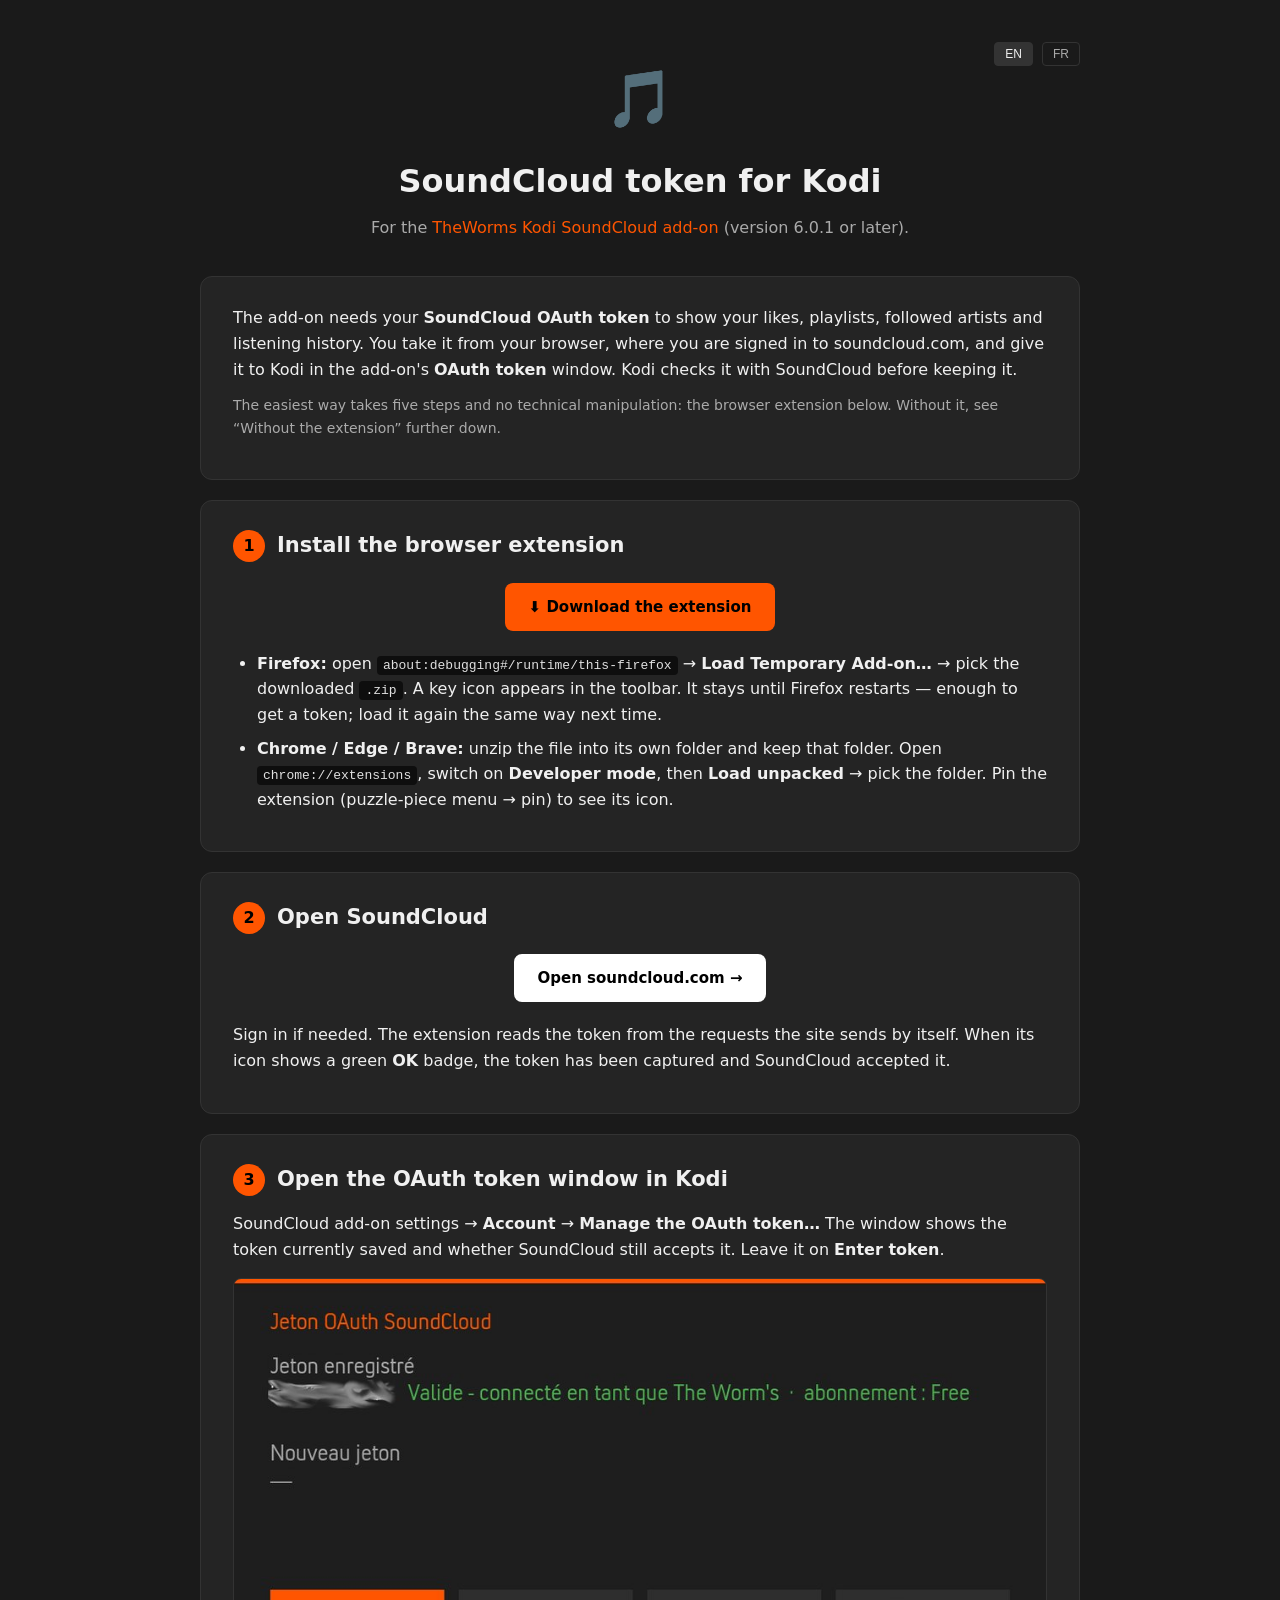
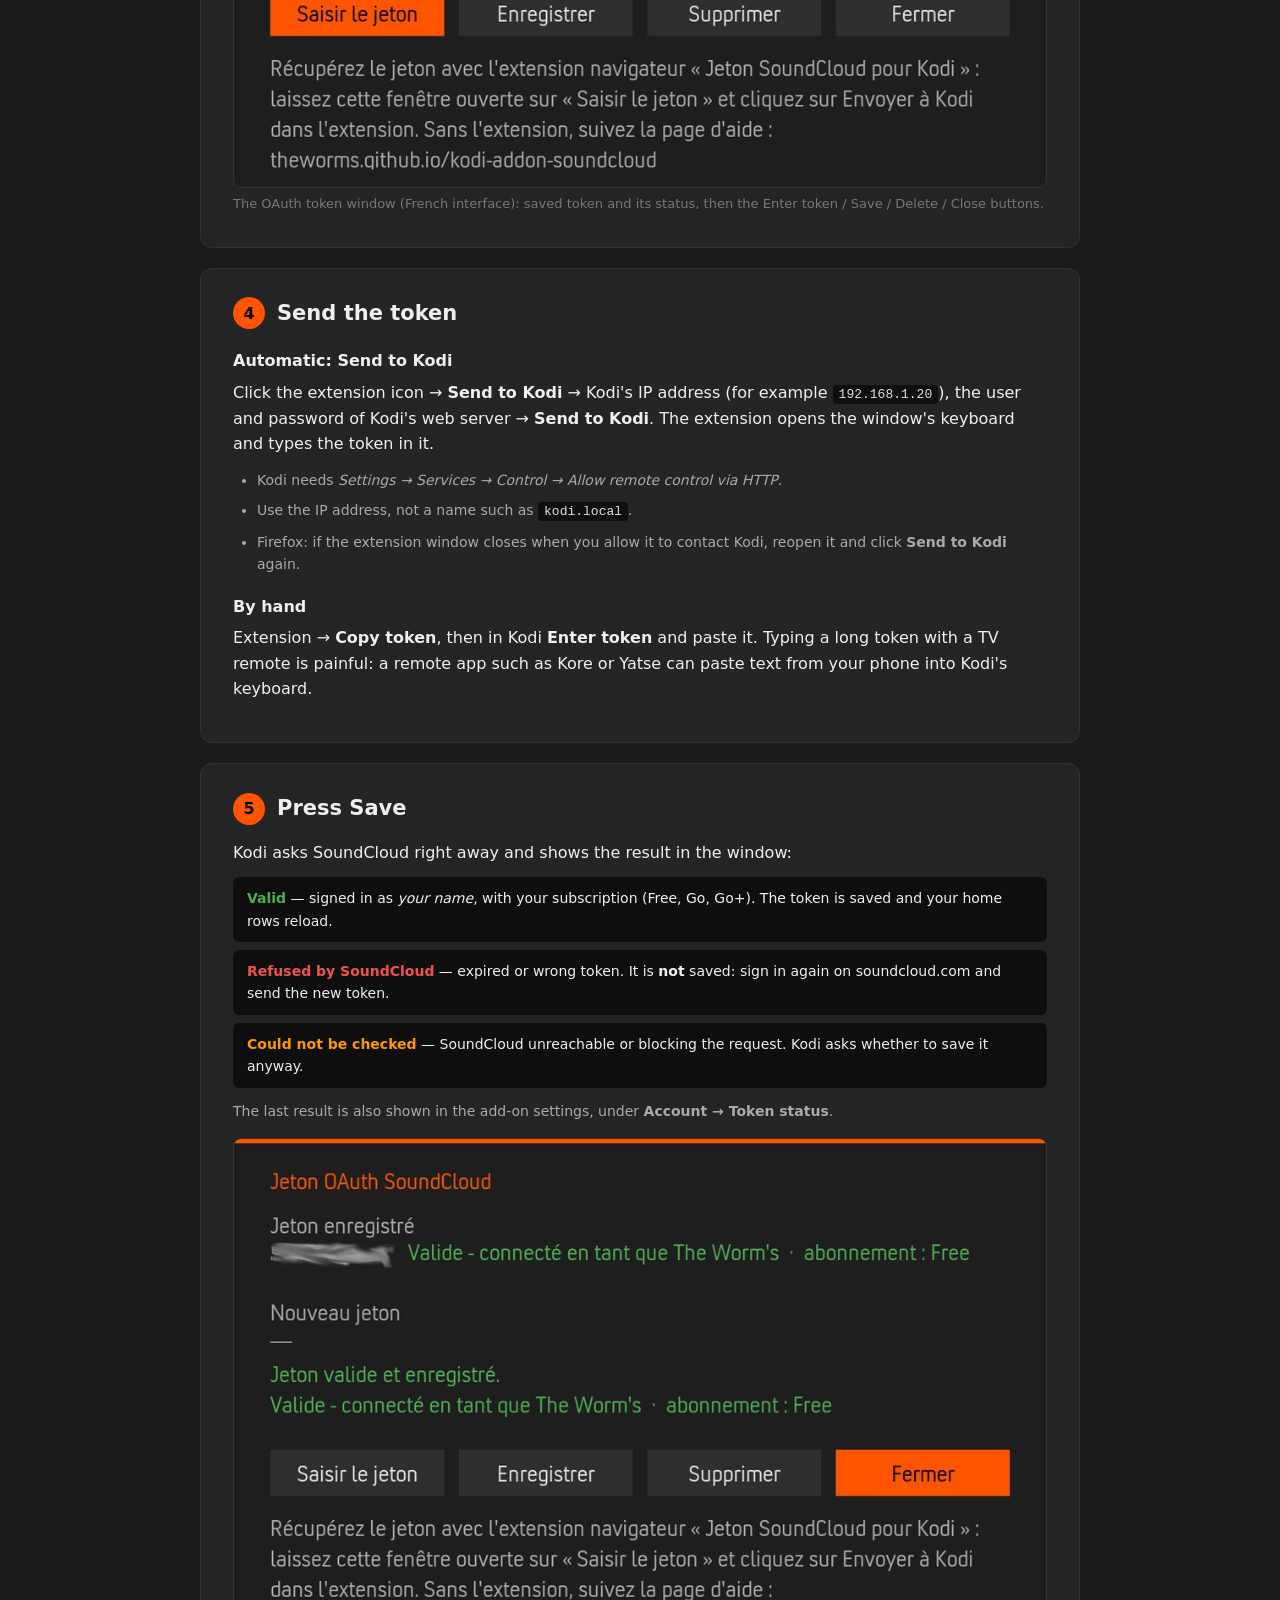
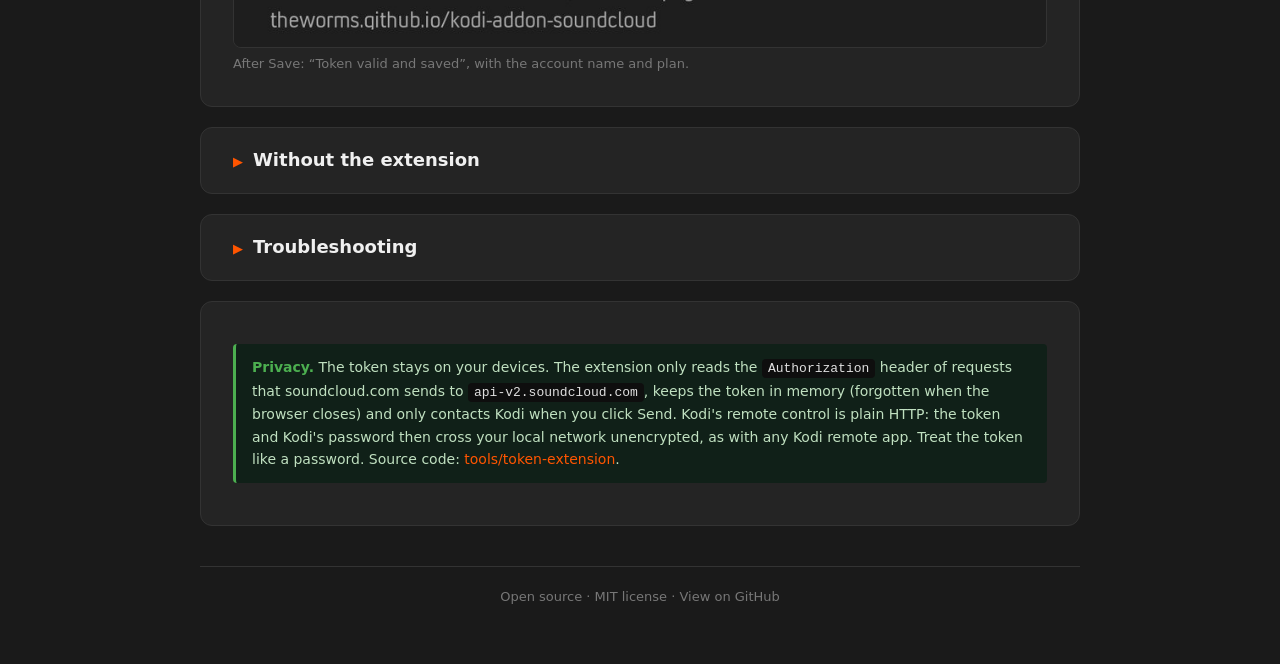
<file: docs/index.html>
<!DOCTYPE html>
<html>
<head>
<meta charset="UTF-8">
<title>TheWorms — Kodi SoundCloud addon</title>
<meta http-equiv="refresh" content="0; url=get-token.html">
<link rel="canonical" href="get-token.html">
</head>
<body>
<p>Redirecting to <a href="get-token.html">the token helper</a>...</p>
</body>
</html>
</file>
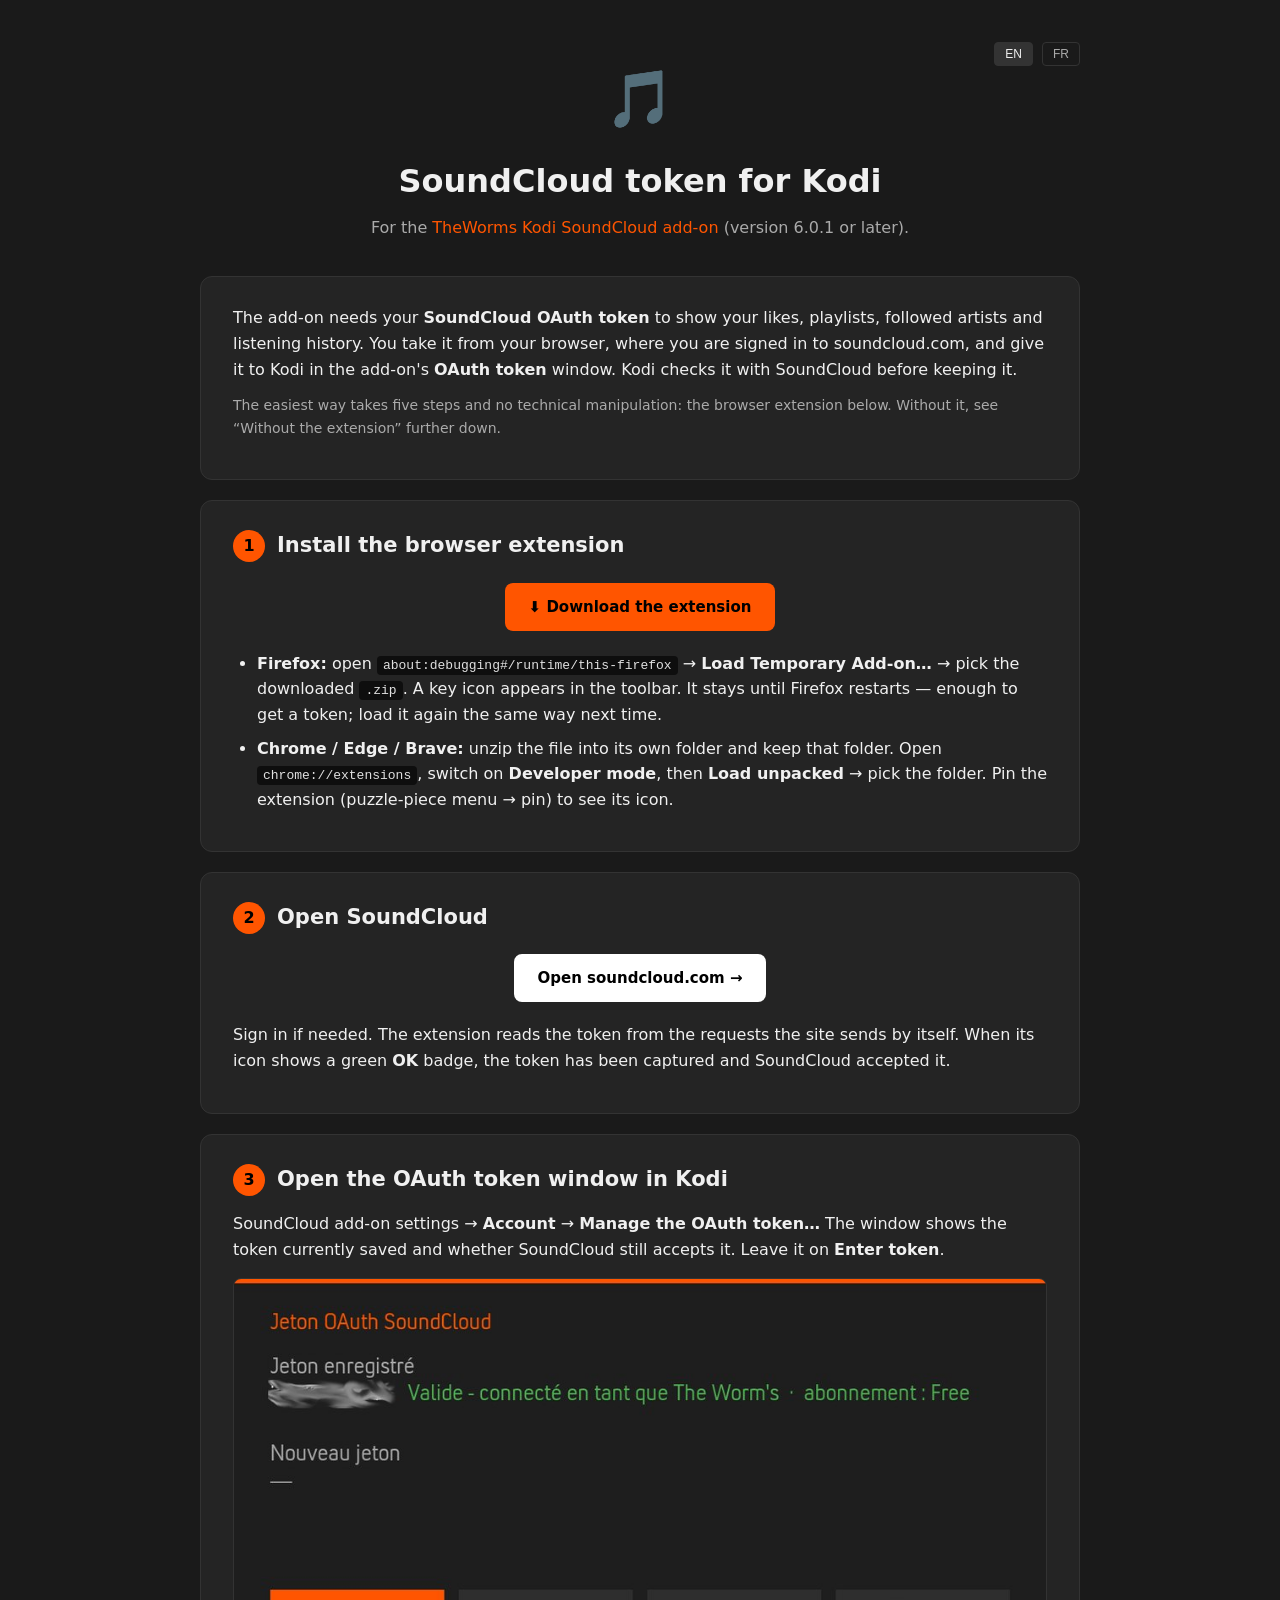
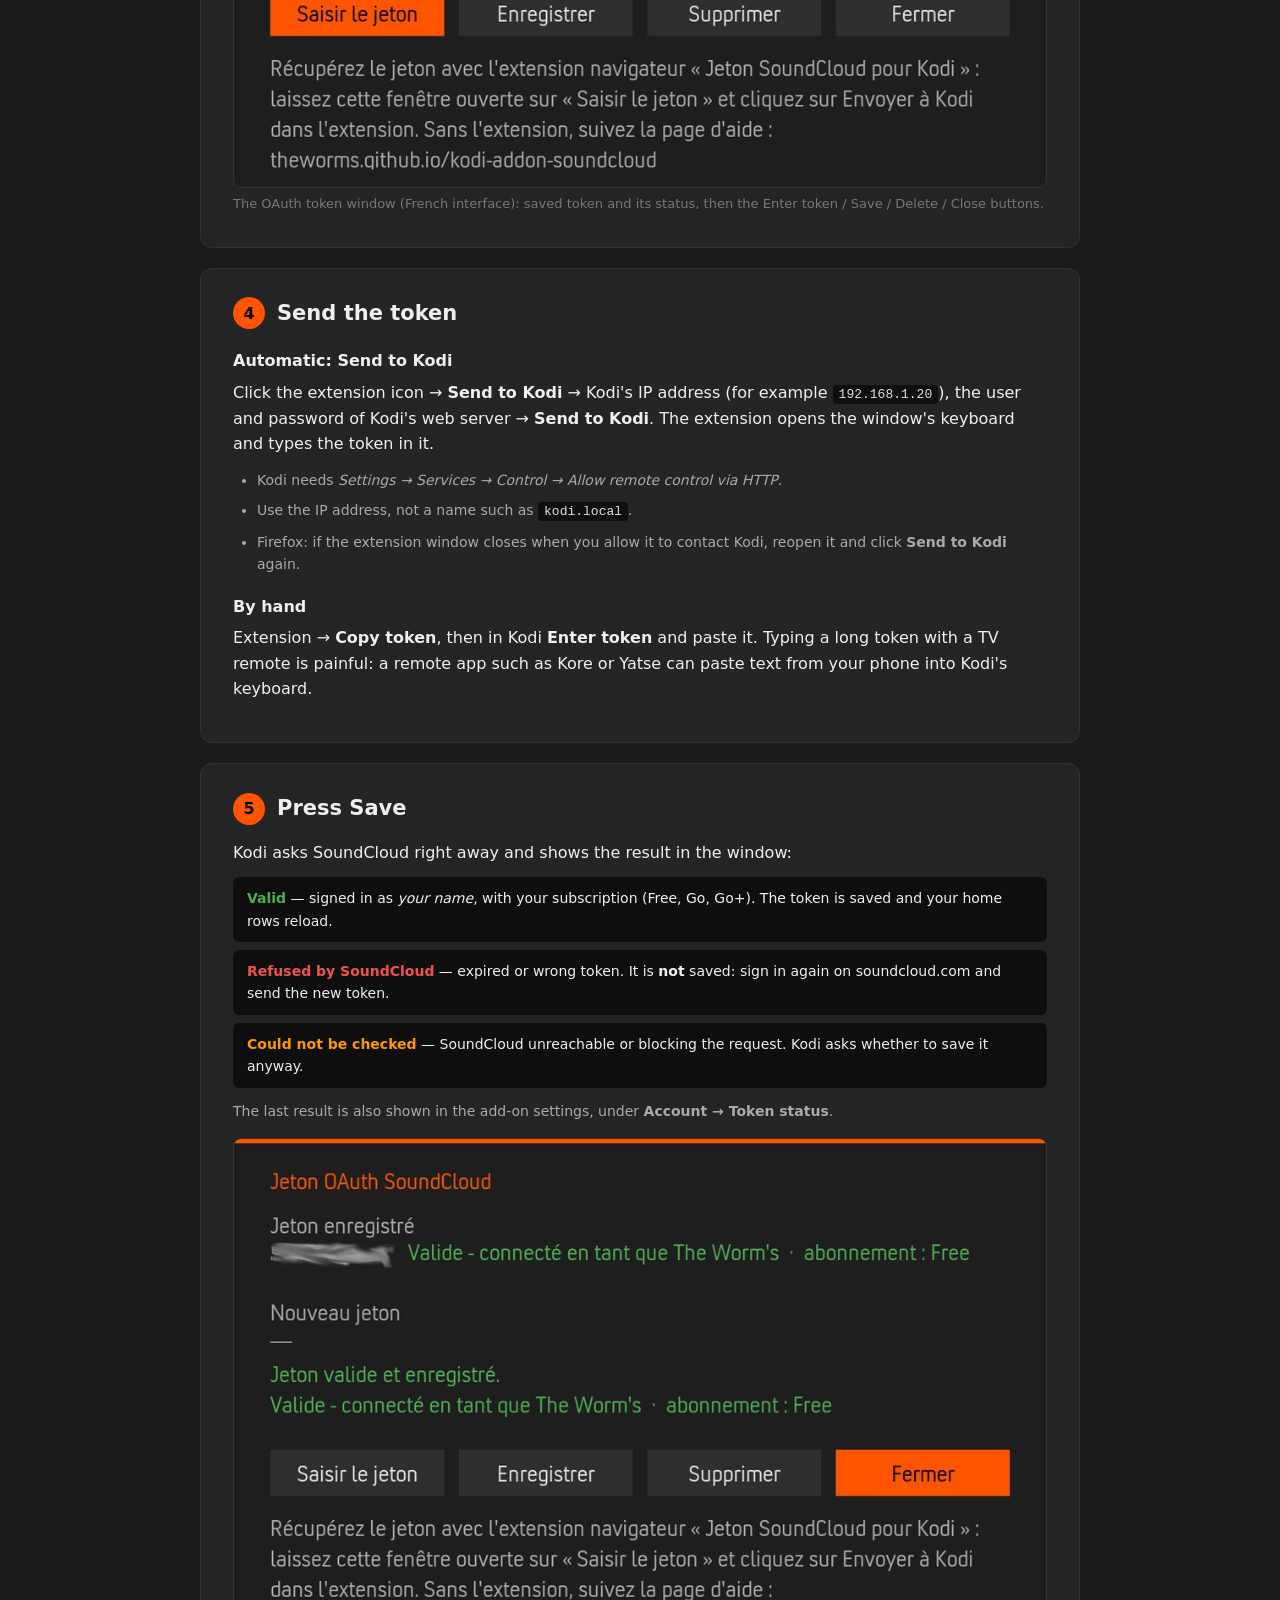
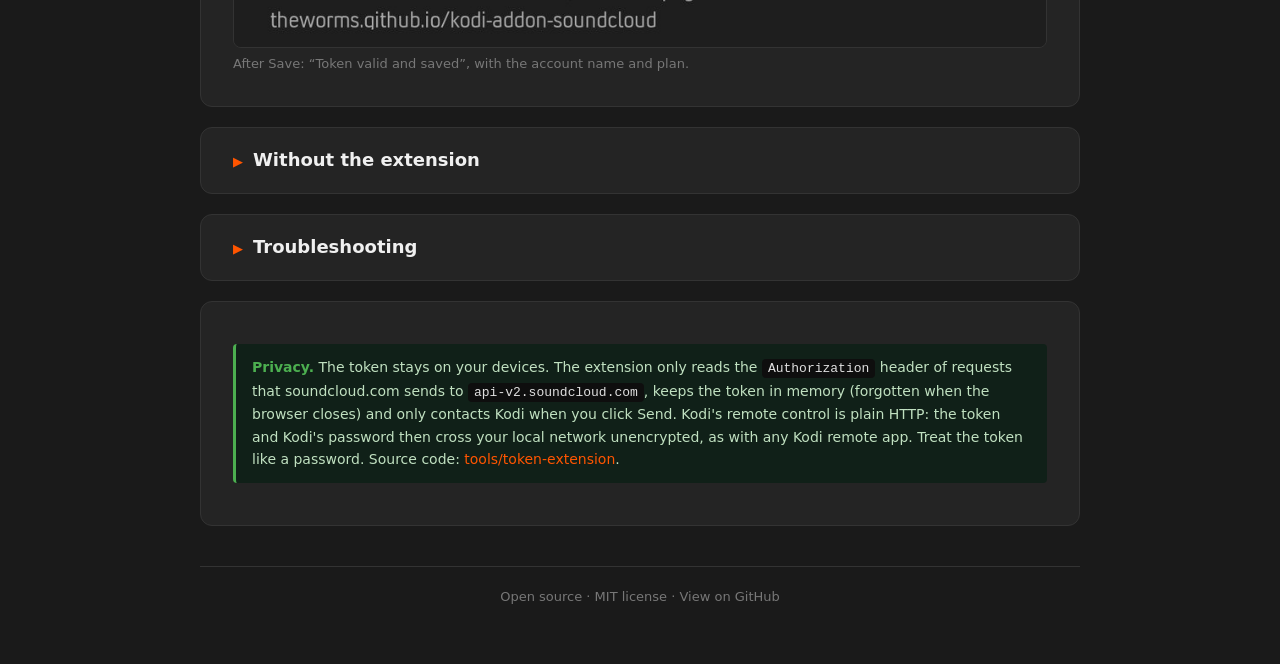
<file: docs/get-token.html>
<!DOCTYPE html>
<html lang="en">
<head>
<meta charset="UTF-8">
<meta name="viewport" content="width=device-width, initial-scale=1.0">
<title>SoundCloud token for Kodi</title>
<meta name="description" content="Get your SoundCloud OAuth token for the TheWorms Kodi SoundCloud add-on: browser extension, OAuth token window, manual method.">
<style>
:root {
  --bg: #1a1a1a;
  --bg-elev: #242424;
  --bg-code: #0e0e0e;
  --fg: #f0f0f0;
  --fg-dim: #aaa;
  --fg-muted: #777;
  --accent: #ff5500;
  --accent-hover: #ff7733;
  --border: #333;
  --success: #4caf50;
  --warning: #ff9800;
  --error: #ef5350;
}
* { box-sizing: border-box; margin: 0; padding: 0; }
body {
  font-family: -apple-system, BlinkMacSystemFont, "Segoe UI", system-ui, sans-serif;
  background: var(--bg); color: var(--fg); line-height: 1.6; padding: 0 16px;
  min-height: 100vh;
}
.container { max-width: 880px; margin: 0 auto; padding: 40px 0 48px; }
header { text-align: center; margin-bottom: 36px; }
header .logo { display: inline-block; font-size: 56px; margin-bottom: 12px; }
h1 { font-size: 32px; font-weight: 600; margin-bottom: 8px; }
header p { color: var(--fg-dim); font-size: 16px; }
section {
  background: var(--bg-elev); border-radius: 12px; padding: 28px 32px;
  margin-bottom: 20px; border: 1px solid var(--border);
}
section h2 {
  font-size: 21px; margin-bottom: 14px;
  display: flex; align-items: center; gap: 12px; flex-wrap: wrap;
}
section h3 { font-size: 16px; margin: 18px 0 6px; }
.step-num {
  display: inline-flex; align-items: center; justify-content: center;
  width: 32px; height: 32px; background: var(--accent); color: #000;
  font-weight: 700; border-radius: 50%; font-size: 16px; flex-shrink: 0;
}
p { margin-bottom: 12px; }
p.subtle, .subtle { color: var(--fg-dim); font-size: 14px; }
a { color: var(--accent); text-decoration: none; }
a:hover { color: var(--accent-hover); text-decoration: underline; }
.btn {
  display: inline-flex; align-items: center; gap: 8px;
  background: var(--accent); color: #000 !important;
  padding: 12px 24px; border-radius: 8px;
  font-weight: 700; font-size: 15px; text-decoration: none !important;
}
.btn:hover { background: var(--accent-hover); }
.btn.secondary { background: #fff; }
.btn.secondary:hover { background: #e8e8e8; }
.center { text-align: center; margin: 20px 0; display: flex; gap: 12px; justify-content: center; flex-wrap: wrap; }
code {
  font-family: "SF Mono", Menlo, Consolas, monospace; background: var(--bg-code);
  padding: 2px 6px; border-radius: 4px; font-size: 13px; color: #e0e0e0;
  overflow-wrap: anywhere;
}
pre {
  font-family: "SF Mono", Menlo, Consolas, monospace; background: var(--bg-code);
  border: 1px solid var(--border); border-radius: 8px; padding: 14px 16px;
  font-size: 13px; color: #c0e0c0; white-space: pre-wrap; overflow-wrap: anywhere;
  margin: 10px 0 14px;
}
kbd {
  font-family: "SF Mono", Menlo, Consolas, monospace; background: #333;
  color: #fff; padding: 2px 8px; border-radius: 4px; font-size: 12px;
  border: 1px solid #555; box-shadow: 0 1px 0 #000;
}
ol, ul { padding-left: 24px; margin: 10px 0; }
li { margin-bottom: 8px; }
.note, .ok-note {
  padding: 12px 16px; margin: 14px 0; border-radius: 4px; font-size: 14px;
}
.note { background: #2a1810; border-left: 3px solid var(--warning); color: #ffcc99; }
.note strong { color: var(--warning); }
.ok-note { background: #102018; border-left: 3px solid var(--success); color: #c0e0c0; }
.ok-note strong { color: var(--success); }
.results { display: grid; gap: 8px; margin: 12px 0; }
.result { padding: 10px 14px; border-radius: 6px; background: var(--bg-code); font-size: 14px; }
.result b.v { color: var(--success); }
.result b.r { color: var(--error); }
.result b.w { color: var(--warning); }
figure.shot { margin: 16px 0 4px; }
figure.shot img {
  display: block; width: 100%; height: auto; border-radius: 8px;
  border: 1px solid var(--border);
}
figure.shot figcaption { color: var(--fg-muted); font-size: 13px; margin-top: 6px; }
details {
  background: var(--bg-elev); border: 1px solid var(--border); border-radius: 12px;
  margin-bottom: 20px; padding: 18px 32px;
}
details > summary { cursor: pointer; font-size: 18px; font-weight: 600; list-style: none; }
details > summary::-webkit-details-marker { display: none; }
details > summary::before { content: "\25B6"; color: var(--accent); font-size: 13px; margin-right: 10px; }
details[open] > summary::before { content: "\25BC"; }
details[open] > summary { margin-bottom: 12px; }
footer {
  text-align: center; margin-top: 40px; padding-top: 20px;
  border-top: 1px solid var(--border); color: var(--fg-muted); font-size: 13px;
}
footer a { color: var(--fg-muted); }
.lang-switch { text-align: right; margin-bottom: -12px; }
.lang-switch button {
  background: transparent; border: 1px solid var(--border); color: var(--fg-dim);
  padding: 4px 10px; border-radius: 4px; font-size: 12px; cursor: pointer; margin-left: 4px;
}
body:not(.lang-fr) .lang-switch button[data-lang="en"],
body.lang-fr .lang-switch button[data-lang="fr"] { background: var(--border); color: var(--fg); }
/* Only the inactive language is hidden; the visible one keeps its display. */
body:not(.lang-fr) [data-lang-fr] { display: none !important; }
body.lang-fr [data-lang-en] { display: none !important; }
@media (max-width: 600px) {
  section, details { padding: 20px 16px; }
  h1 { font-size: 26px; }
}
</style>
</head>
<body>
<div class="container">

<div class="lang-switch">
  <button data-lang="en" onclick="setLang('en')">EN</button>
  <button data-lang="fr" onclick="setLang('fr')">FR</button>
</div>

<header>
  <div class="logo">&#127925;</div>
  <h1 data-lang-en>SoundCloud token for Kodi</h1>
  <h1 data-lang-fr>Jeton SoundCloud pour Kodi</h1>
  <p data-lang-en>For the <a href="https://github.com/TheWorms/kodi-addon-soundcloud">TheWorms Kodi SoundCloud add-on</a> (version 6.0.1 or later).</p>
  <p data-lang-fr>Pour l'<a href="https://github.com/TheWorms/kodi-addon-soundcloud">addon SoundCloud Kodi de TheWorms</a> (version 6.0.1 ou plus r&eacute;cente).</p>
</header>

<section>
  <p data-lang-en>The add-on needs your <strong>SoundCloud OAuth token</strong> to show your likes, playlists, followed artists and listening history. You take it from your browser, where you are signed in to soundcloud.com, and give it to Kodi in the add-on's <strong>OAuth token</strong> window. Kodi checks it with SoundCloud before keeping it.</p>
  <p data-lang-fr>L'addon a besoin de votre <strong>jeton OAuth SoundCloud</strong> pour afficher vos J'aime, playlists, abonnements et votre historique d'&eacute;coute. Vous le prenez dans votre navigateur, o&ugrave; vous &ecirc;tes connect&eacute; &agrave; soundcloud.com, et vous le donnez &agrave; Kodi dans la fen&ecirc;tre <strong>Jeton OAuth</strong> de l'addon. Kodi le v&eacute;rifie aupr&egrave;s de SoundCloud avant de le garder.</p>
  <p class="subtle" data-lang-en>The easiest way takes five steps and no technical manipulation: the browser extension below. Without it, see &ldquo;Without the extension&rdquo; further down.</p>
  <p class="subtle" data-lang-fr>Le plus simple tient en cinq &eacute;tapes, sans manipulation technique : l'extension navigateur ci-dessous. Sans elle, voyez &laquo;&nbsp;Sans l'extension&nbsp;&raquo; plus bas.</p>
</section>

<section>
  <h2>
    <span class="step-num">1</span>
    <span data-lang-en>Install the browser extension</span>
    <span data-lang-fr>Installez l'extension navigateur</span>
  </h2>
  <div class="center">
    <a href="soundcloud-token-extension.zip" class="btn" data-lang-en>&#11015; Download the extension</a>
    <a href="soundcloud-token-extension.zip" class="btn" data-lang-fr>&#11015; T&eacute;l&eacute;charger l'extension</a>
  </div>
  <ul data-lang-en>
    <li><strong>Firefox:</strong> open <code>about:debugging#/runtime/this-firefox</code> &rarr; <strong>Load Temporary Add-on&hellip;</strong> &rarr; pick the downloaded <code>.zip</code>. A key icon appears in the toolbar. It stays until Firefox restarts &mdash; enough to get a token; load it again the same way next time.</li>
    <li><strong>Chrome / Edge / Brave:</strong> unzip the file into its own folder and keep that folder. Open <code>chrome://extensions</code>, switch on <strong>Developer mode</strong>, then <strong>Load unpacked</strong> &rarr; pick the folder. Pin the extension (puzzle-piece menu &rarr; pin) to see its icon.</li>
  </ul>
  <ul data-lang-fr>
    <li><strong>Firefox :</strong> ouvrez <code>about:debugging#/runtime/this-firefox</code> &rarr; <strong>Charger un module compl&eacute;mentaire temporaire&hellip;</strong> &rarr; choisissez le <code>.zip</code> t&eacute;l&eacute;charg&eacute;. Une ic&ocirc;ne en forme de cl&eacute; appara&icirc;t dans la barre d'outils. Elle reste install&eacute;e jusqu'au red&eacute;marrage de Firefox &mdash; assez pour r&eacute;cup&eacute;rer un jeton ; rechargez-la de la m&ecirc;me fa&ccedil;on la prochaine fois.</li>
    <li><strong>Chrome / Edge / Brave :</strong> d&eacute;compressez le fichier dans son propre dossier et gardez ce dossier. Ouvrez <code>chrome://extensions</code>, activez le <strong>Mode d&eacute;veloppeur</strong>, puis <strong>Charger l'extension non empaquet&eacute;e</strong> &rarr; choisissez le dossier. &Eacute;pinglez l'extension (menu en forme de pi&egrave;ce de puzzle &rarr; &eacute;pingler) pour voir son ic&ocirc;ne.</li>
  </ul>
</section>

<section>
  <h2>
    <span class="step-num">2</span>
    <span data-lang-en>Open SoundCloud</span>
    <span data-lang-fr>Ouvrez SoundCloud</span>
  </h2>
  <div class="center">
    <a href="https://soundcloud.com/you/likes" target="_blank" rel="noopener" class="btn secondary" data-lang-en>Open soundcloud.com &rarr;</a>
    <a href="https://soundcloud.com/you/likes" target="_blank" rel="noopener" class="btn secondary" data-lang-fr>Ouvrir soundcloud.com &rarr;</a>
  </div>
  <p data-lang-en>Sign in if needed. The extension reads the token from the requests the site sends by itself. When its icon shows a green <strong>OK</strong> badge, the token has been captured and SoundCloud accepted it.</p>
  <p data-lang-fr>Connectez-vous si besoin. L'extension lit le jeton dans les requ&ecirc;tes que le site envoie de lui-m&ecirc;me. Quand son ic&ocirc;ne affiche un badge vert <strong>OK</strong>, le jeton est r&eacute;cup&eacute;r&eacute; et SoundCloud l'a accept&eacute;.</p>
</section>

<section>
  <h2>
    <span class="step-num">3</span>
    <span data-lang-en>Open the OAuth token window in Kodi</span>
    <span data-lang-fr>Ouvrez la fen&ecirc;tre Jeton OAuth dans Kodi</span>
  </h2>
  <p data-lang-en>SoundCloud add-on settings &rarr; <strong>Account</strong> &rarr; <strong>Manage the OAuth token&hellip;</strong> The window shows the token currently saved and whether SoundCloud still accepts it. Leave it on <strong>Enter token</strong>.</p>
  <p data-lang-fr>Param&egrave;tres de l'addon SoundCloud &rarr; <strong>Compte</strong> &rarr; <strong>G&eacute;rer le jeton OAuth&hellip;</strong> La fen&ecirc;tre affiche le jeton actuellement enregistr&eacute; et indique si SoundCloud l'accepte encore. Laissez-la sur <strong>Saisir le jeton</strong>.</p>
  <figure class="shot">
    <img src="screenshots/token-window.jpg" width="960" height="600" loading="lazy" alt="Fen&ecirc;tre Jeton OAuth dans Kodi, bouton Saisir le jeton s&eacute;lectionn&eacute; / OAuth token window in Kodi, Enter token selected">
    <figcaption data-lang-en>The OAuth token window (French interface): saved token and its status, then the Enter token / Save / Delete / Close buttons.</figcaption>
    <figcaption data-lang-fr>La fen&ecirc;tre Jeton OAuth : jeton enregistr&eacute; et son &eacute;tat, puis les boutons Saisir le jeton / Enregistrer / Supprimer / Fermer.</figcaption>
  </figure>
</section>

<section>
  <h2>
    <span class="step-num">4</span>
    <span data-lang-en>Send the token</span>
    <span data-lang-fr>Envoyez le jeton</span>
  </h2>
  <h3 data-lang-en>Automatic: Send to Kodi</h3>
  <h3 data-lang-fr>Automatique : Envoyer &agrave; Kodi</h3>
  <p data-lang-en>Click the extension icon &rarr; <strong>Send to Kodi</strong> &rarr; Kodi's IP address (for example <code>192.168.1.20</code>), the user and password of Kodi's web server &rarr; <strong>Send to Kodi</strong>. The extension opens the window's keyboard and types the token in it.</p>
  <p data-lang-fr>Cliquez sur l'ic&ocirc;ne de l'extension &rarr; <strong>Envoyer &agrave; Kodi</strong> &rarr; adresse IP de Kodi (par exemple <code>192.168.1.20</code>), utilisateur et mot de passe du serveur web de Kodi &rarr; <strong>Envoyer &agrave; Kodi</strong>. L'extension ouvre le clavier de la fen&ecirc;tre et y tape le jeton.</p>
  <ul class="subtle" data-lang-en>
    <li>Kodi needs <em>Settings &rarr; Services &rarr; Control &rarr; Allow remote control via HTTP</em>.</li>
    <li>Use the IP address, not a name such as <code>kodi.local</code>.</li>
    <li>Firefox: if the extension window closes when you allow it to contact Kodi, reopen it and click <strong>Send to Kodi</strong> again.</li>
  </ul>
  <ul class="subtle" data-lang-fr>
    <li>Kodi doit avoir <em>Param&egrave;tres &rarr; Services &rarr; Contr&ocirc;le &rarr; Autoriser le contr&ocirc;le &agrave; distance via HTTP</em>.</li>
    <li>Utilisez l'adresse IP, pas un nom comme <code>kodi.local</code>.</li>
    <li>Firefox : si la fen&ecirc;tre de l'extension se ferme quand vous l'autorisez &agrave; contacter Kodi, rouvrez-la et cliquez de nouveau sur <strong>Envoyer &agrave; Kodi</strong>.</li>
  </ul>
  <h3 data-lang-en>By hand</h3>
  <h3 data-lang-fr>&Agrave; la main</h3>
  <p data-lang-en>Extension &rarr; <strong>Copy token</strong>, then in Kodi <strong>Enter token</strong> and paste it. Typing a long token with a TV remote is painful: a remote app such as Kore or Yatse can paste text from your phone into Kodi's keyboard.</p>
  <p data-lang-fr>Extension &rarr; <strong>Copier le jeton</strong>, puis dans Kodi <strong>Saisir le jeton</strong> et collez-le. Taper un long jeton &agrave; la t&eacute;l&eacute;commande est p&eacute;nible : une application comme Kore ou Yatse permet de coller le texte depuis votre t&eacute;l&eacute;phone dans le clavier de Kodi.</p>
</section>

<section>
  <h2>
    <span class="step-num">5</span>
    <span data-lang-en>Press Save</span>
    <span data-lang-fr>Appuyez sur Enregistrer</span>
  </h2>
  <p data-lang-en>Kodi asks SoundCloud right away and shows the result in the window:</p>
  <p data-lang-fr>Kodi interroge SoundCloud aussit&ocirc;t et affiche le r&eacute;sultat dans la fen&ecirc;tre :</p>
  <div class="results" data-lang-en>
    <div class="result"><b class="v">Valid</b> &mdash; signed in as <em>your name</em>, with your subscription (Free, Go, Go+). The token is saved and your home rows reload.</div>
    <div class="result"><b class="r">Refused by SoundCloud</b> &mdash; expired or wrong token. It is <strong>not</strong> saved: sign in again on soundcloud.com and send the new token.</div>
    <div class="result"><b class="w">Could not be checked</b> &mdash; SoundCloud unreachable or blocking the request. Kodi asks whether to save it anyway.</div>
  </div>
  <div class="results" data-lang-fr>
    <div class="result"><b class="v">Valide</b> &mdash; connect&eacute; en tant que <em>votre nom</em>, avec votre abonnement (Free, Go, Go+). Le jeton est enregistr&eacute; et vos rang&eacute;es d'accueil se rechargent.</div>
    <div class="result"><b class="r">Refus&eacute; par SoundCloud</b> &mdash; jeton expir&eacute; ou erron&eacute;. Il n'est <strong>pas</strong> enregistr&eacute; : reconnectez-vous sur soundcloud.com et renvoyez le nouveau jeton.</div>
    <div class="result"><b class="w">V&eacute;rification impossible</b> &mdash; SoundCloud injoignable ou bloque la requ&ecirc;te. Kodi demande s'il faut l'enregistrer quand m&ecirc;me.</div>
  </div>
  <p class="subtle" data-lang-en>The last result is also shown in the add-on settings, under <strong>Account &rarr; Token status</strong>.</p>
  <p class="subtle" data-lang-fr>Le dernier r&eacute;sultat est aussi affich&eacute; dans les param&egrave;tres de l'addon, sous <strong>Compte &rarr; &Eacute;tat du jeton</strong>.</p>
  <figure class="shot">
    <img src="screenshots/token-saved.jpg" width="960" height="600" loading="lazy" alt="Jeton valide et enregistr&eacute; / Token valid and saved">
    <figcaption data-lang-en>After Save: &ldquo;Token valid and saved&rdquo;, with the account name and plan.</figcaption>
    <figcaption data-lang-fr>Apr&egrave;s Enregistrer : &laquo;&nbsp;Jeton valide et enregistr&eacute;&nbsp;&raquo;, avec le nom du compte et l'abonnement.</figcaption>
  </figure>
</section>

<details>
  <summary data-lang-en>Without the extension</summary>
  <summary data-lang-fr>Sans l'extension</summary>

  <h3 data-lang-en>A &mdash; Network tab (most reliable)</h3>
  <h3 data-lang-fr>A &mdash; Onglet R&eacute;seau (le plus fiable)</h3>
  <ol data-lang-en>
    <li>On soundcloud.com (signed in), press <kbd>F12</kbd> (Mac: <kbd>Cmd+Option+I</kbd>) and open the <strong>Network</strong> tab.</li>
    <li>Type <code>api-v2</code> in the filter box, reload the page (<kbd>F5</kbd>) and wait a few seconds.</li>
    <li>Click a <strong>GET</strong> or <strong>POST</strong> request with status <strong>200</strong>, for example <code>me</code> or <code>track_likes</code> (skip <strong>OPTIONS</strong> rows).</li>
    <li>In <strong>Headers</strong> &rarr; <strong>Request Headers</strong>, find <code>Authorization: OAuth 2-XXXXXX-XXXXXXXX-XXXXXXXX</code> and copy <strong>only what follows</strong> <code>OAuth&nbsp;</code>.</li>
    <li>In Kodi's OAuth token window: <strong>Enter token</strong>, paste, <strong>Save</strong>.</li>
  </ol>
  <ol data-lang-fr>
    <li>Sur soundcloud.com (connect&eacute;), appuyez sur <kbd>F12</kbd> (Mac : <kbd>Cmd+Option+I</kbd>) et ouvrez l'onglet <strong>R&eacute;seau</strong>.</li>
    <li>Tapez <code>api-v2</code> dans le champ de filtre, rechargez la page (<kbd>F5</kbd>) et attendez quelques secondes.</li>
    <li>Cliquez une requ&ecirc;te <strong>GET</strong> ou <strong>POST</strong> au statut <strong>200</strong>, par exemple <code>me</code> ou <code>track_likes</code> (ignorez les lignes <strong>OPTIONS</strong>).</li>
    <li>Dans <strong>En-t&ecirc;tes</strong> &rarr; <strong>En-t&ecirc;tes de la requ&ecirc;te</strong>, trouvez <code>Authorization: OAuth 2-XXXXXX-XXXXXXXX-XXXXXXXX</code> et copiez <strong>uniquement ce qui suit</strong> <code>OAuth&nbsp;</code>.</li>
    <li>Dans la fen&ecirc;tre Jeton OAuth de Kodi : <strong>Saisir le jeton</strong>, collez, <strong>Enregistrer</strong>.</li>
  </ol>

  <h3 data-lang-en>B &mdash; Cookie</h3>
  <h3 data-lang-fr>B &mdash; Cookie</h3>
  <p data-lang-en><kbd>F12</kbd> &rarr; <strong>Storage</strong> (Firefox) or <strong>Application</strong> (Chrome / Edge) &rarr; <strong>Cookies</strong> &rarr; <code>https://soundcloud.com</code> &rarr; copy the value of <code>oauth_token</code>. Depending on how SoundCloud sets up your session, it may be refused: the Save button tells you at once.</p>
  <p data-lang-fr><kbd>F12</kbd> &rarr; <strong>Stockage</strong> (Firefox) ou <strong>Application</strong> (Chrome / Edge) &rarr; <strong>Cookies</strong> &rarr; <code>https://soundcloud.com</code> &rarr; copiez la valeur de <code>oauth_token</code>. Selon la fa&ccedil;on dont SoundCloud g&egrave;re votre session, elle peut &ecirc;tre refus&eacute;e : le bouton Enregistrer vous le dit aussit&ocirc;t.</p>

  <h3 data-lang-en>C &mdash; Python script (Firefox)</h3>
  <h3 data-lang-fr>C &mdash; Script Python (Firefox)</h3>
  <p data-lang-en><a href="https://github.com/TheWorms/kodi-addon-soundcloud/blob/main/scripts/get_soundcloud_token.py">get_soundcloud_token.py</a> reads the <code>oauth_token</code> cookie from your Firefox profile, checks it with SoundCloud, then copies it or types it into Kodi's OAuth token window (open on <strong>Enter token</strong>):</p>
  <p data-lang-fr><a href="https://github.com/TheWorms/kodi-addon-soundcloud/blob/main/scripts/get_soundcloud_token.py">get_soundcloud_token.py</a> lit le cookie <code>oauth_token</code> dans votre profil Firefox, le v&eacute;rifie aupr&egrave;s de SoundCloud, puis le copie ou le tape dans la fen&ecirc;tre Jeton OAuth de Kodi (ouverte sur <strong>Saisir le jeton</strong>) :</p>
  <pre>python3 get_soundcloud_token.py                 # copy / copier
python3 get_soundcloud_token.py --kodi KODI_IP  # send to Kodi / envoyer &agrave; Kodi</pre>
</details>

<details>
  <summary data-lang-en>Troubleshooting</summary>
  <summary data-lang-fr>D&eacute;pannage</summary>
  <ul data-lang-en>
    <li><strong>Extension badge &ldquo;!&rdquo;</strong>: SoundCloud refused the token it saw (expired). Sign out and back in on soundcloud.com.</li>
    <li><strong>Badge &ldquo;?&rdquo;</strong>: token seen but not confirmed yet. Browse soundcloud.com for a few seconds.</li>
    <li><strong>&ldquo;The OAuth token window is not open&rdquo;</strong>: open it in Kodi (step 3), then click Send again.</li>
    <li><strong>&ldquo;Select Enter token&rdquo;</strong>: in Kodi's window, move the focus back to <em>Enter token</em>.</li>
    <li><strong>&ldquo;Cannot reach Kodi&rdquo;</strong>: check the IP address and that remote control via HTTP is enabled; wrong user or password gives a specific message.</li>
    <li><strong>&ldquo;The keyboard open in Kodi is &hellip;&rdquo;</strong>: another keyboard is on screen; the extension refuses to type the token into anything else than the OAuth token field.</li>
    <li><strong>Rows still look the same as Trending</strong>: the token is missing or refused &mdash; open the OAuth token window, it shows which.</li>
  </ul>
  <ul data-lang-fr>
    <li><strong>Badge &laquo;&nbsp;!&nbsp;&raquo; sur l'extension</strong> : SoundCloud a refus&eacute; le jeton vu (expir&eacute;). D&eacute;connectez-vous puis reconnectez-vous sur soundcloud.com.</li>
    <li><strong>Badge &laquo;&nbsp;?&nbsp;&raquo;</strong> : jeton vu mais pas encore confirm&eacute;. Naviguez quelques secondes sur soundcloud.com.</li>
    <li><strong>&laquo;&nbsp;La fen&ecirc;tre du jeton OAuth n'est pas ouverte&nbsp;&raquo;</strong> : ouvrez-la dans Kodi (&eacute;tape 3), puis renvoyez.</li>
    <li><strong>&laquo;&nbsp;Placez-vous sur Saisir le jeton&nbsp;&raquo;</strong> : dans la fen&ecirc;tre de Kodi, remettez le focus sur <em>Saisir le jeton</em>.</li>
    <li><strong>&laquo;&nbsp;Kodi injoignable&nbsp;&raquo;</strong> : v&eacute;rifiez l'adresse IP et que le contr&ocirc;le &agrave; distance via HTTP est activ&eacute; ; un mauvais utilisateur ou mot de passe donne un message sp&eacute;cifique.</li>
    <li><strong>&laquo;&nbsp;Le clavier ouvert dans Kodi est &hellip;&nbsp;&raquo;</strong> : un autre clavier est &agrave; l'&eacute;cran ; l'extension refuse de taper le jeton ailleurs que dans le champ Jeton OAuth.</li>
    <li><strong>Les rang&eacute;es ressemblent toutes aux Tendances</strong> : le jeton manque ou est refus&eacute; &mdash; ouvrez la fen&ecirc;tre Jeton OAuth, elle indique lequel des deux.</li>
  </ul>
</details>

<section>
  <div class="ok-note" data-lang-en><strong>Privacy.</strong> The token stays on your devices. The extension only reads the <code>Authorization</code> header of requests that soundcloud.com sends to <code>api-v2.soundcloud.com</code>, keeps the token in memory (forgotten when the browser closes) and only contacts Kodi when you click Send. Kodi's remote control is plain HTTP: the token and Kodi's password then cross your local network unencrypted, as with any Kodi remote app. Treat the token like a password. Source code: <a href="https://github.com/TheWorms/kodi-addon-soundcloud/tree/main/tools/token-extension">tools/token-extension</a>.</div>
  <div class="ok-note" data-lang-fr><strong>Confidentialit&eacute;.</strong> Le jeton reste sur vos appareils. L'extension lit uniquement l'en-t&ecirc;te <code>Authorization</code> des requ&ecirc;tes que soundcloud.com envoie &agrave; <code>api-v2.soundcloud.com</code>, garde le jeton en m&eacute;moire (oubli&eacute; &agrave; la fermeture du navigateur) et ne contacte Kodi que quand vous cliquez sur Envoyer. Le contr&ocirc;le &agrave; distance de Kodi est en HTTP simple : le jeton et le mot de passe de Kodi passent alors en clair sur votre r&eacute;seau local, comme avec toute application de t&eacute;l&eacute;commande Kodi. Traitez le jeton comme un mot de passe. Code source : <a href="https://github.com/TheWorms/kodi-addon-soundcloud/tree/main/tools/token-extension">tools/token-extension</a>.</div>
</section>

<footer>
  <p data-lang-en>Open source &middot; MIT license &middot; <a href="https://github.com/TheWorms/kodi-addon-soundcloud">View on GitHub</a></p>
  <p data-lang-fr>Open source &middot; Licence MIT &middot; <a href="https://github.com/TheWorms/kodi-addon-soundcloud">Voir sur GitHub</a></p>
</footer>

</div>
<script>
function setLang(lang) {
  var fr = lang === 'fr';
  document.body.classList.toggle('lang-fr', fr);
  document.documentElement.lang = fr ? 'fr' : 'en';
  document.title = fr ? 'Jeton SoundCloud pour Kodi' : 'SoundCloud token for Kodi';
}
if (navigator.language && navigator.language.toLowerCase().indexOf('fr') === 0) {
  setLang('fr');
}
</script>
</body>
</html>
</file>
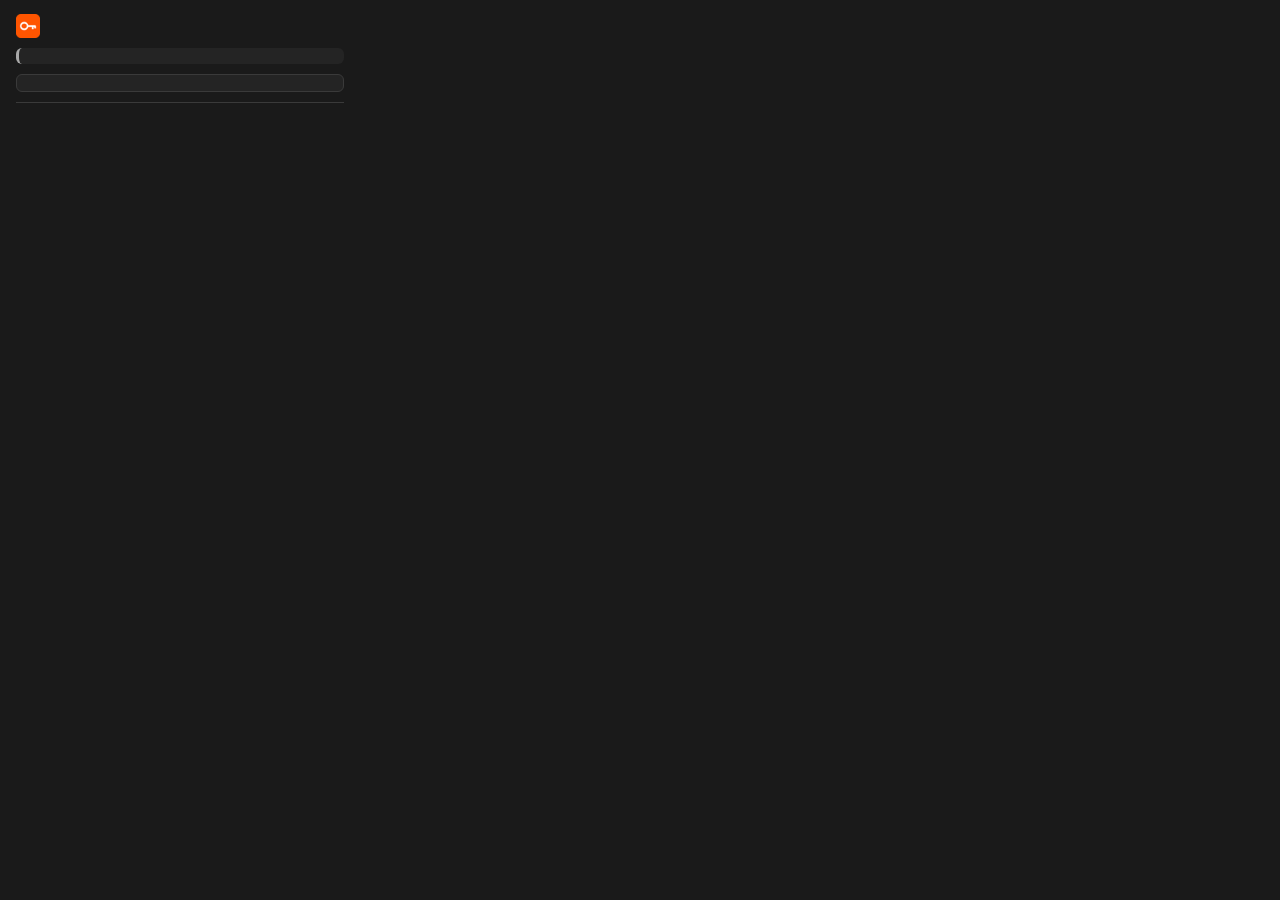
<file: tools/token-extension/popup.html>
<!DOCTYPE html>
<html>
<head>
<meta charset="UTF-8">
<link rel="stylesheet" href="popup.css">
</head>
<body>
<header>
  <img src="icons/icon-32.png" alt="" width="24" height="24">
  <h1 data-i18n="extName"></h1>
</header>

<section id="perm" hidden>
  <p data-i18n="needPermission"></p>
  <button id="grant" class="primary" data-i18n="btnGrant"></button>
</section>

<section id="main">
  <p id="status" class="status"></p>
  <div id="tokenBox" hidden>
    <input id="token" type="password" readonly spellcheck="false" autocomplete="off">
    <div class="row">
      <button id="copy" class="primary" data-i18n="btnCopy"></button>
      <button id="toggle" data-i18n="btnShow"></button>
    </div>
    <p id="meta" class="meta"></p>
  </div>
  <div class="row">
    <button id="open" data-i18n="btnOpen"></button>
    <button id="clear" class="ghost" data-i18n="btnClear" hidden></button>
  </div>
</section>

<details id="kodi" hidden>
  <summary data-i18n="kodiTitle"></summary>
  <p class="help" data-i18n="kodiHelp"></p>
  <label><span data-i18n="kodiHost"></span>
    <input id="kHost" placeholder="192.168.x.x" spellcheck="false" autocomplete="off">
  </label>
  <div class="grid">
    <label><span data-i18n="kodiPort"></span><input id="kPort" value="8080" inputmode="numeric"></label>
    <label><span data-i18n="kodiUser"></span><input id="kUser" value="kodi" autocomplete="off"></label>
  </div>
  <label><span data-i18n="kodiPassword"></span>
    <input id="kPass" type="password" autocomplete="off">
  </label>
  <div class="row">
    <button id="send" class="primary" data-i18n="btnSend"></button>
    <button id="sendAnyway" data-i18n="btnSendAnyway" hidden></button>
  </div>
  <p id="kodiMsg" class="msg"></p>
</details>

<footer>
  <p class="help" data-i18n="privacy"></p>
  <a href="https://theworms.github.io/kodi-addon-soundcloud/" target="_blank" rel="noopener" data-i18n="helpLink"></a>
</footer>
<script src="popup.js"></script>
</body>
</html>
</file>
<file: tools/token-extension/popup.css>
:root {
  --bg: #1a1a1a;
  --bg-elev: #242424;
  --bg-input: #0e0e0e;
  --fg: #f0f0f0;
  --fg-dim: #a8a8a8;
  --accent: #ff5500;
  --accent-hover: #ff7733;
  --border: #3a3a3a;
  --ok: #4caf50;
  --warn: #ff9800;
  --err: #ef5350;
}
* { box-sizing: border-box; }
body {
  margin: 0;
  width: 360px;
  padding: 14px 16px 12px;
  background: var(--bg);
  color: var(--fg);
  font: 13px/1.45 system-ui, -apple-system, "Segoe UI", sans-serif;
}
header { display: flex; align-items: center; gap: 10px; margin-bottom: 10px; }
h1 { font-size: 15px; font-weight: 600; margin: 0; }
p { margin: 0 0 10px; }
.status { padding: 8px 10px; border-radius: 6px; background: var(--bg-elev); border-left: 3px solid var(--fg-dim); }
.status.ok { border-left-color: var(--ok); }
.status.warn { border-left-color: var(--warn); }
.status.err { border-left-color: var(--err); }
.meta, .help { color: var(--fg-dim); font-size: 12px; }
.row { display: flex; gap: 8px; margin: 8px 0; }
.row > button { flex: 1; }
.grid { display: grid; grid-template-columns: 90px 1fr; gap: 8px; }
label { display: block; margin: 6px 0; color: var(--fg-dim); font-size: 12px; }
label span { display: block; margin-bottom: 3px; }
input {
  width: 100%;
  padding: 7px 8px;
  border-radius: 6px;
  border: 1px solid var(--border);
  background: var(--bg-input);
  color: var(--fg);
  font: 12px/1.3 ui-monospace, "SF Mono", Menlo, Consolas, monospace;
}
input:focus { outline: 2px solid var(--accent); outline-offset: -1px; }
button {
  padding: 8px 10px;
  border-radius: 6px;
  border: 1px solid var(--border);
  background: var(--bg-elev);
  color: var(--fg);
  font: inherit;
  font-weight: 600;
  cursor: pointer;
}
button:hover { border-color: var(--fg-dim); }
button.primary { background: var(--accent); border-color: var(--accent); color: #000; }
button.primary:hover { background: var(--accent-hover); }
button.ghost { background: transparent; color: var(--fg-dim); }
button.done { background: var(--ok); border-color: var(--ok); color: #fff; }
button:disabled { opacity: 0.6; cursor: default; }
details { margin-top: 6px; padding: 8px 10px; border: 1px solid var(--border); border-radius: 8px; }
summary { cursor: pointer; font-weight: 600; }
details[open] summary { margin-bottom: 8px; }
.msg { min-height: 1em; font-size: 12px; margin: 4px 0 0; }
.msg.ok { color: var(--ok); }
.msg.warn { color: var(--warn); }
.msg.err { color: var(--err); }
footer { margin-top: 10px; border-top: 1px solid var(--border); padding-top: 8px; }
footer a { color: var(--accent); font-size: 12px; text-decoration: none; }
footer a:hover { text-decoration: underline; }
</file>
